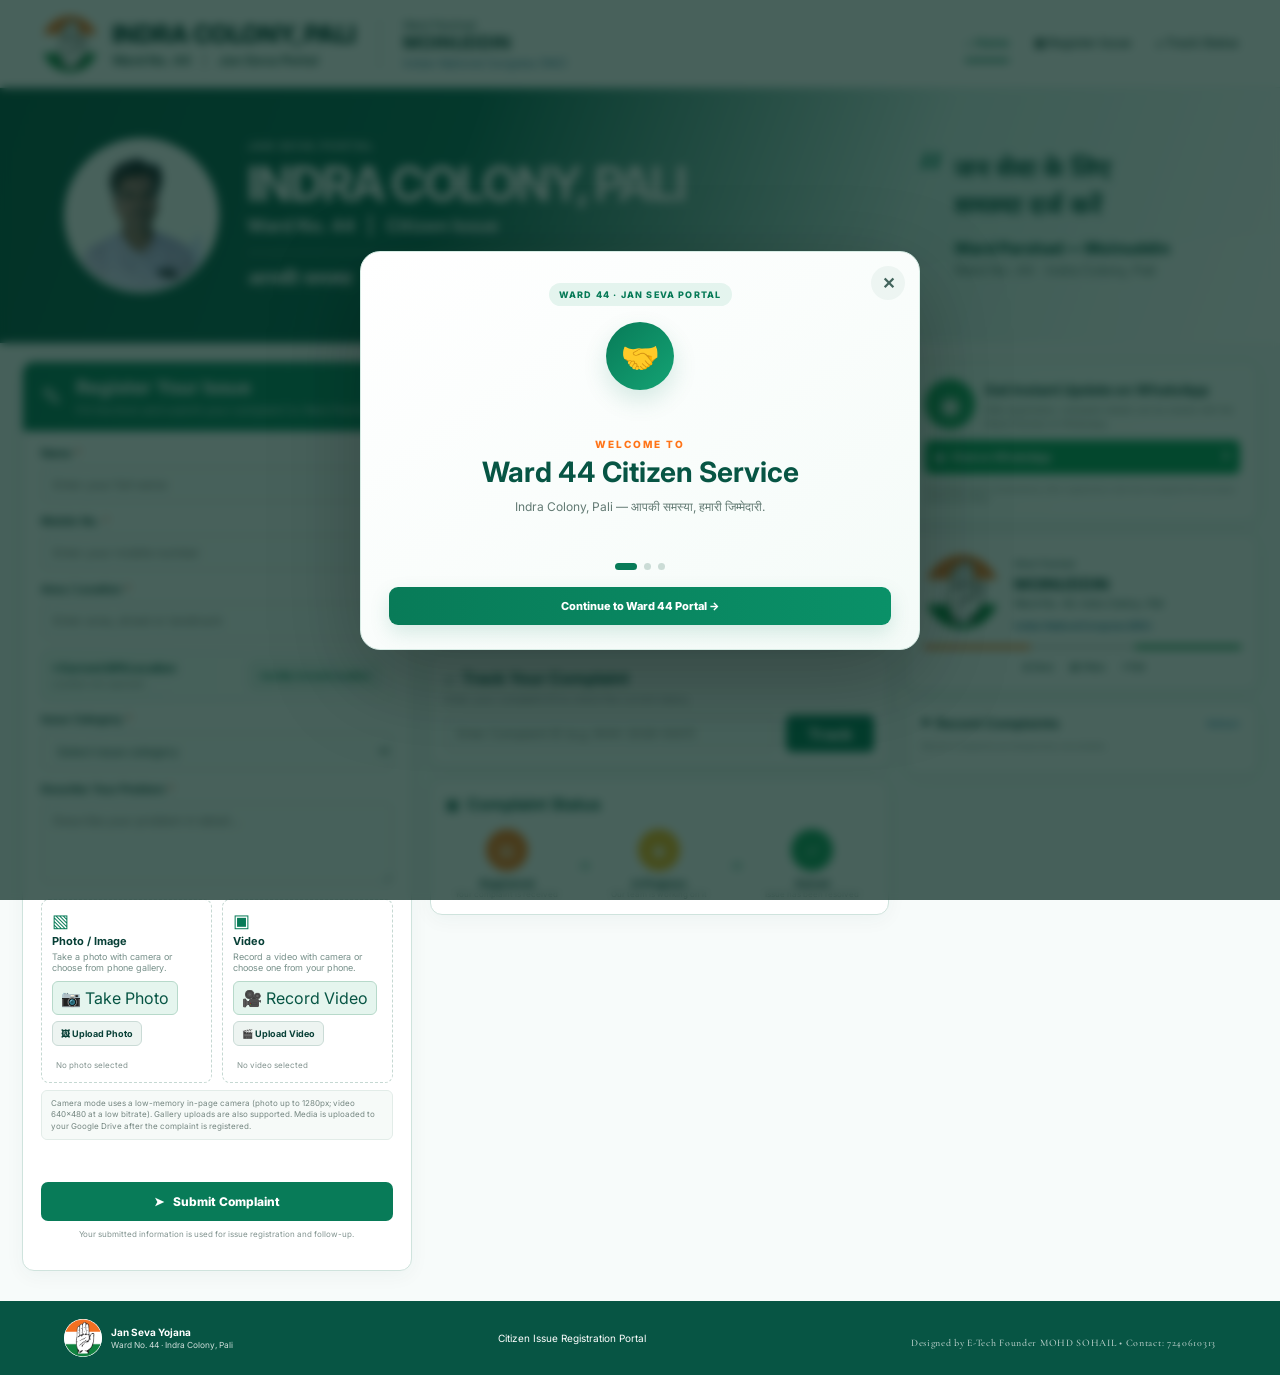
<file: index.html>
<!doctype html>
<html lang="en">
<head>
  <link rel="preconnect" href="https://fonts.googleapis.com">
  <link rel="preconnect" href="https://fonts.gstatic.com" crossorigin>
  <meta charset="utf-8">
  <meta name="viewport" content="width=device-width,initial-scale=1">
  <title>Jan Seva Portal | Ward No. 44 | Indra Colony, Pali</title>
  <meta name="description" content="Citizen issue registration and complaint tracking portal for Ward No. 44, Indra Colony, Pali.">
    <link rel="icon" href="favicon.ico" sizes="any">
  <link rel="icon" type="image/png" href="inc-favicon.png">
  <link rel="apple-touch-icon" href="inc-favicon.png">
<link rel="stylesheet" href="style.css">
</head>
<body>
  <header class="site-header">
    <div class="brand-wrap">
      <img class="logo" src="inc-hand-logo.png" alt="INC hand symbol">
      <div class="brand-title">
        <div class="main-title">INDRA COLONY, PALI</div>
        <div class="sub-title">Ward No. 44 <span>|</span> Jan Seva Portal</div>
      </div>
      <div class="parshad-head">
        <small>Ward Parshad</small>
        <strong>MOINUDDIN</strong>
        <span>Indian National Congress (INC)</span>
      </div>
    </div>
    <nav class="nav">
      <a class="active" href="#home">⌂ <span>Home</span></a>
      <a href="#register">▣ <span>Register Issue</span></a>
      <a href="#track">⌕ <span>Track Status</span></a>
      
    </nav>
  </header>

  <main>
    <section id="home" class="hero">
      <div class="hero-left">
        <img src="moinuddin.png" alt="" class="hero-logo">
        <div>
          <div class="hero-kicker">JAN SEVA PORTAL</div>
          <h1>INDRA COLONY, PALI</h1>
          <h2>Ward No. 44 <span>|</span> Citizen Issue </h2>
          <div class="hero-rule"></div>
          <p>आपकी समस्या &nbsp; | &nbsp; हमारी जिम्मेदारी</p>
        </div>
      </div>
      <div class="hero-quote">
        <div class="quote-mark">“</div>
        <div>
          <div class="hindi">जन सेवा के लिए<br>समस्या दर्ज करें</div>
          <div class="quote-by">Ward Parshad — Moinuddin</div>
          <small>Ward No. 44 · Indra Colony, Pali</small>
        </div>
      </div>
    </section>

    <section class="portal-grid">
      <div class="card register-card" id="register">
        <div class="card-head green-head">
          <div class="head-icon">✎</div>
          <div>
            <h2>Register Your Issue</h2>
            <p>Fill the form and submit your complaint to Ward Parshad.</p>
          </div>
        </div>

        <form id="complaintForm">
          <div class="field">
            <label>Name <em>*</em></label>
            <input name="name" required placeholder="Enter your full name">
          </div>
          <div class="field">
            <label>Mobile No. <em>*</em></label>
            <input name="mobile" required pattern="[0-9]{10}" inputmode="numeric" placeholder="Enter your mobile number">
          </div>
          <div class="field">
            <label>Area / Location <em>*</em></label>
            <input name="location" required placeholder="Enter area, street or landmark">
          </div>
          <div class="gps-panel">
            <div class="gps-copy">
              <div class="gps-title">⌖ Current GPS Location</div>
              <div id="gpsStatus" class="gps-status">Location not captured</div>
            </div>
            <button type="button" id="getGps" class="gps-btn">Use My Current Location</button>
            <a id="gpsMapLink" class="gps-map-link hidden" target="_blank" rel="noopener">Open on Google Maps ↗</a>
            <input type="hidden" id="latitude" name="latitude">
            <input type="hidden" id="longitude" name="longitude">
            <input type="hidden" id="gpsAccuracy" name="gpsAccuracy">
          </div>

          <div class="field">
            <label>Issue Category <em>*</em></label>
            <select name="category" required>
              <option value="">Select issue category</option>
              <option>Road / Pothole</option>
              <option>Street Light</option>
              <option>Water Supply</option>
              <option>Drainage / Sewer</option>
              <option>Garbage / Cleanliness</option>
              <option>Other</option>
            </select>
          </div>
          <div class="field">
            <label>Describe Your Problem <em>*</em></label>
            <textarea name="description" required rows="4" placeholder="Describe your problem in detail..."></textarea>
          </div>

          <div class="uploads media-actions">
            <div class="upload-box media-box">
              <span class="upload-icon">▧</span>
              <strong>Photo / Image</strong>
              <small>Take a photo with camera or choose from phone gallery.</small>
              <div class="media-buttons">
                <button id="openPhotoCamera" type="button" class="choose camera-btn">📷 Take Photo</button>
                <label class="choose">🖼 Upload Photo
                  <input id="imageInput" type="file" accept="image/*" multiple hidden>
                </label>
              </div>
              <span id="imageName" class="file-name">No photo selected</span>
            </div>
            <div class="upload-box media-box">
              <span class="upload-icon">▣</span>
              <strong>Video</strong>
              <small>Record a video with camera or choose one from your phone.</small>
              <div class="media-buttons">
                <button id="openVideoCamera" type="button" class="choose camera-btn">🎥 Record Video</button>
                <label class="choose">🎬 Upload Video
                  <input id="videoInput" type="file" accept="video/*" capture="environment" hidden>
                </label>
              </div>
              <span id="videoName" class="file-name">No video selected</span>
            </div>
          </div>
          <div class="media-note">Camera mode uses a low-memory in-page camera (photo up to 1280px; video 640×480 at a low bitrate). Gallery uploads are also supported. Media is uploaded to your Google Drive after the complaint is registered.</div>

          <div id="mediaPreview" class="media-preview"></div>
          <div id="mediaUploadStatus" class="media-upload-status" aria-live="polite"></div>
          <button class="submit-btn" type="submit">➤ &nbsp; Submit Complaint</button>
          <p class="form-note">Your submitted information is used for issue registration and follow-up.</p>
        </form>

        <div id="successBox" class="success hidden">
          <div class="success-icon">✓</div>
          <div>
            <strong>Complaint Registered Successfully</strong>
            <p>Your problem will be resolved within 3 to 7 days. If additional time is required, it may take up to 1 month.
आपकी समस्या 3 से 7 दिनों के भीतर हल करने का हमारा प्रयास रहेगा। विशेष परिस्थिति में समाधान में अधिकतम 1 माह तक लग सकता है।</p>
            <small>Complaint ID: <b id="newId"></b></small>
            <div class="success-actions">
              <button id="sendComplaintWhatsApp" type="button" class="wa-success-btn">◉ Send Complaint No. on WhatsApp</button>
              <button id="retryMediaBtn" type="button" class="retry-media-btn hidden">↻ Retry Media Upload</button>
            </div>
          </div>
        </div>
      </div>

      <div class="middle-column">
        <div class="card how-card">
          <div class="section-title">⚙ <strong>How It Works?</strong></div>
          <div class="steps">
            <div class="step">
              <div class="step-circle orange">▤</div>
              <b>1. Register Issue</b>
              <small>Fill the form & upload image/video</small>
            </div>
            <div class="arrow">→</div>
            <div class="step">
              <div class="step-circle green">◉</div>
              <b>2. WhatsApp Alert</b>
              <small>Issue details prepared for Ward Parshad</small>
            </div>
            <div class="arrow">→</div>
            <div class="step">
              <div class="step-circle darkgreen">⚙</div>
              <b>3. Action Taken</b>
              <small>Team reviews and works on the issue</small>
            </div>
            <div class="arrow">→</div>
            <div class="step">
              <div class="step-circle green">✓</div>
              <b>4. Problem Solved</b>
              <small>Status is updated for the resident</small>
            </div>
          </div>
          <div class="promise"><span>◷</span><div><b>Your Problem will be Solved</b><strong>Within 3 to 7 Days.</strong><small>In special circumstances, resolution may take up to 1 month.<br>विशेष परिस्थितियों में समाधान में अधिकतम 1 माह तक लग सकता है।</small></div></div>
        </div>

        <div class="card track-card" id="track">
          <div class="section-title">⌕ <strong>Track Your Complaint</strong></div>
          <p>Enter your complaint ID to check the current status.</p>
          <div class="track-row">
            <input id="trackId" placeholder="Enter Complaint ID (e.g. W44-2026-0001)">
            <button id="trackBtn">Track</button>
          </div>
          <div id="trackResult"></div>
        </div>

        <div class="card status-card">
          <div class="section-title">▣ <strong>Complaint Status</strong></div>
          <div class="status-line">
            <div><span class="status-dot orange">▤</span><b>Registered</b><small>Your complaint is received</small></div>
            <i>→</i>
            <div><span class="status-dot amber">◉</span><b>In Progress</b><small>Our team is working on it</small></div>
            <i>→</i>
            <div><span class="status-dot green">✓</span><b>Solved</b><small>Issue has been resolved</small></div>
          </div>
        </div>
      </div>

      <aside class="right-column">
        <div class="card whatsapp-card">
          <div class="wa-icon">◉</div>
          <div>
            <h3>Get Instant Update on WhatsApp</h3>
            <p>After registration, complaint details can be shared with the Ward Parshad on WhatsApp.</p>
          </div>
          <button id="waChat" class="wa-btn">◉ &nbsp; Chat on WhatsApp <span>›</span></button>
          <small class="wa-help">WhatsApp opens immediately after registration with the Complaint ID and issue details pre-filled.</small>
        </div>

        <div class="card parshad-card">
          <img src="inc-hand-logo.png" alt="INC hand symbol">
          <div>
            <small>Ward Parshad</small>
            <h3>MOINUDDIN</h3>
            <p>Ward No. 44, Indra Colony, Pali</p>
            <b>Indian National Congress (INC)</b>
          </div>
          <div class="tricolor-line"><i></i><i></i><i></i></div>
          <div class="mini-links"><span>♟ Seva</span><span>▥ Vikas</span><span>⌖ Pali</span></div>
        </div>

        <div class="card recent-card">
          <div class="recent-head"><div>⚑ <strong>Recent Complaints</strong></div><button id="viewAll" type="button">Refresh</button></div>
          <div id="recentList"></div>
        </div>
      </aside>
    </section>

  </main>

  <footer>
    <div><img src="inc-hand-logo.png" alt=""> <span><b>Jan Seva Yojana</b><small>Ward No. 44 · Indra Colony, Pali</small></span></div>
    <span>Citizen Issue Registration Portal</span>
  
<div class="footer-credit">Designed by E-Tech Founder MOHD SOHAIL • Contact: 7240610313</div>

</footer>

  <div id="welcomeModal" class="welcome-modal hidden" aria-hidden="true">
    <div class="welcome-card" role="dialog" aria-modal="true" aria-labelledby="welcomeTitle">
      <button id="closeWelcome" class="welcome-close" type="button" aria-label="Close">✕</button>
      <div class="welcome-badge">WARD 44 · JAN SEVA PORTAL</div>
      <div class="welcome-icon">🤝</div>
      <div class="welcome-slides" id="welcomeSlides">
        <section class="welcome-slide active">
          <div class="welcome-kicker">WELCOME TO</div>
          <h2 id="welcomeTitle">Ward 44 Citizen Service</h2>
          <p>Indra Colony, Pali — आपकी समस्या, हमारी जिम्मेदारी.</p>
        </section>
        <section class="welcome-slide">
          <div class="welcome-kicker">RAISE AN ISSUE</div>
          <h2>Report it in a few simple steps</h2>
          <p>Describe the problem, add GPS, and attach a photo or short video when useful.</p>
        </section>
        <section class="welcome-slide">
          <div class="welcome-kicker">TRACK & FOLLOW UP</div>
          <h2>Stay updated with your Complaint ID</h2>
          <p>Register your issue and use the Complaint ID to check its latest status.</p>
        </section>
      </div>
      <div class="welcome-dots" id="welcomeDots"><span class="active"></span><span></span><span></span></div>
      <button id="welcomeStart" class="welcome-start" type="button">Continue to Ward 44 Portal →</button>
    </div>
  </div>

  <div id="cameraModal" class="camera-modal hidden" aria-hidden="true">
    <div class="camera-dialog">
      <div class="camera-head"><strong id="cameraTitle">Camera</strong><button id="closeCamera" type="button" aria-label="Close">✕</button></div>
      <video id="cameraPreview" autoplay muted playsinline></video>
      <canvas id="cameraCanvas" class="hidden"></canvas>
      <div id="cameraHint" class="camera-hint">Allow camera access when your browser asks.</div>
      <div class="camera-controls">
        <button id="takePhotoBtn" type="button" class="camera-action hidden">📷 Capture Photo</button>
        <button id="startVideoBtn" type="button" class="camera-action hidden">● Start Video</button>
        <button id="stopVideoBtn" type="button" class="camera-action danger hidden">■ Stop Video</button>
      </div>
    </div>
  </div>

  <script src="app.js"></script>
</body>
</html>
</file>
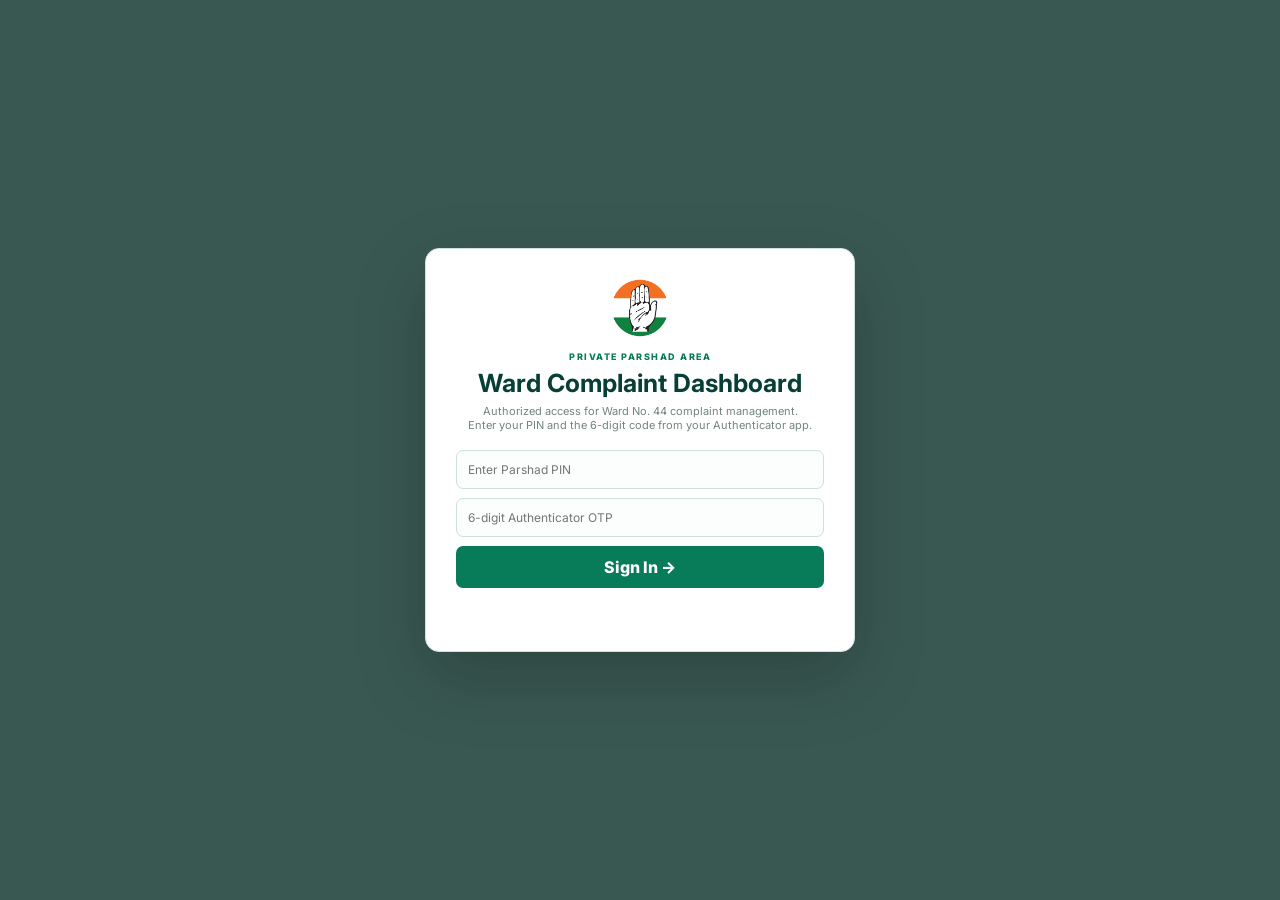
<file: dashboard.html>
<!doctype html>
<html lang="en">
<head>
  <meta charset="utf-8"><meta name="viewport" content="width=device-width,initial-scale=1">
  <title>Ward Parshad Dashboard | Ward No. 44</title>
    <link rel="icon" href="favicon.ico" sizes="any">
  <link rel="icon" type="image/png" href="inc-favicon.png">
  <link rel="apple-touch-icon" href="inc-favicon.png">
<link rel="stylesheet" href="style.css">
  <style>
    .login-overlay{position:fixed;inset:0;background:rgba(4,43,35,.78);backdrop-filter:blur(5px);display:grid;place-items:center;padding:20px;z-index:100}
    .login-overlay.hidden{display:none}.login-box{width:min(430px,100%);background:#fff;border:1px solid var(--line);border-radius:14px;box-shadow:0 25px 70px rgba(0,0,0,.22);padding:30px;text-align:center}.login-box img{width:58px;height:58px;object-fit:contain}.login-box .eyebrow{margin-top:10px}.login-box h2{margin:6px 0;font-size:25px}.login-box p{font-size:11px;color:#72847f;margin:0 0 18px}.login-box input{width:100%;padding:11px;border:1px solid #cfe0da;border-radius:7px;box-sizing:border-box;margin-bottom:9px}.login-box button{width:100%;border:0;background:var(--green);color:#fff;border-radius:7px;padding:11px;font-weight:800}.login-error{min-height:17px;color:#b84a43;font-size:10px;margin:8px 0}.logout-message{color:#087b58;background:#eef8f4;border:1px solid #b9ded0;border-radius:7px;padding:9px;font-size:10px;font-weight:700;margin:8px 0}.logout-message.hidden{display:none}.login-back{display:block;color:var(--green);font-size:10px;font-weight:800;margin-top:10px}.dashboard-content.hidden{display:none}.refresh-btn{border:1px solid #d4dfdb;background:#fff;border-radius:6px;padding:8px 12px;font-size:10px;font-weight:700}.loading-note{font-size:10px;color:#71847e;padding:12px}.status-control select{min-width:145px}.notify-solved-btn{margin-top:6px;border:1px solid #0b7d67;background:#fff;color:#075e54;border-radius:7px;padding:7px 9px;font-size:9px;font-weight:800;cursor:pointer}.notify-solved-btn:hover{background:#eef8f4}.dash-meta{margin-top:8px;font-size:9px;color:#71847e;line-height:1.6}
  </style>
</head>
<body class="dashboard-page">
  <div id="loginOverlay" class="login-overlay">
    <div class="login-box">
      <img src="inc-hand-logo.png" alt="">
      <div class="eyebrow">PRIVATE PARSHAD AREA</div>
      <h2>Ward Complaint Dashboard</h2>
      <p>Authorized access for Ward No. 44 complaint management.<br>Enter your PIN and the 6-digit code from your Authenticator app.</p>
      <input id="loginPin" type="password" inputmode="numeric" placeholder="Enter Parshad PIN" autocomplete="current-password">
      <input id="loginOtp" type="text" inputmode="numeric" pattern="[0-9]{6}" maxlength="6" placeholder="6-digit Authenticator OTP" autocomplete="one-time-code">
      <button id="loginBtn" type="button">Sign In →</button>
      <div id="loginError" class="login-error"></div><div id="logoutMessage" class="logout-message hidden">You have been logged out successfully. Please sign in again to continue.</div>
    </div>
  </div>

  <div id="dashboardContent" class="dashboard-content hidden">
    <header class="site-header">
      <div class="brand-wrap">
        <img class="logo" src="inc-hand-logo.png" alt="INC hand symbol">
        <div class="brand-title"><div class="main-title">WARD PARSHAD DASHBOARD</div><div class="sub-title">Ward No. 44 <span>|</span> Indra Colony, Pali</div></div>
        <div class="parshad-head"><small>Ward Parshad</small><strong>MOINUDDIN</strong><span>Indian National Congress (INC)</span></div>
      </div>
      <nav class="nav"><a class="active" href="dashboard.html">▦ <span>Dashboard</span></a><a href="#" id="logoutBtn" class="logout-link">↪ <span>Logout</span></a></nav>
    </header>

    <main class="admin-main">
      <div class="admin-banner"><div><div class="eyebrow" style="color:#c9e9df">PRIVATE PARSHAD AREA</div><h1>Ward Complaint Dashboard</h1><p>View complaints, photos, videos, GPS locations and update resolution status.</p></div></div>
      <section class="dash-stats"><div><b id="dashTotal">0</b><span>Total Complaints</span></div><div><b id="dashOpen">0</b><span>Open / In Progress</span></div><div><b id="dashSolved">0</b><span>Solved</span></div></section>
      <section class="dashboard-tools">
        <div class="dashboard-search"><input id="searchComplaint" type="search" placeholder="Search complaint ID, name, mobile, location or category…" autocomplete="off"><span>⌕</span></div>
        <div class="filters"><button class="filter active" data-filter="All">All</button><button class="filter" data-filter="Registered">Registered</button><button class="filter" data-filter="In Progress">In Progress</button><button class="filter" data-filter="Solved">Solved</button></div>
        <button id="refreshBtn" class="refresh-btn">↻ Refresh</button>
      </section>
      <section id="dashboardList" class="dashboard-list"><div class="loading-note">Loading complaints…</div></section>
    </main>
    <footer><div><img src="inc-hand-logo.png" alt=""> <span><b>Ward Parshad Dashboard</b><small>Moinuddin · Ward No. 44 · Indra Colony, Pali</small></span></div>
<div class="footer-credit">Designed by E-Tech Founder MOHD SOHAIL • Contact: 7240610313</div>

</footer>
  </div>
  <script src="dashboard.js"></script>
</body>
</html>
<!-- media links are rendered by dashboard.js -->
</file>
<file: style.css>
@import url('https://fonts.googleapis.com/css2?family=Cormorant+Garamond:wght@500;600&display=swap');
@import url('https://fonts.googleapis.com/css2?family=Inter:wght@400;500;600;700;800&family=Noto+Sans+Devanagari:wght@500;700&display=swap');
:root{
 --green:#087b58;--deep:#075544;--orange:#ff7418;--lightgreen:#e9f6f1;--ink:#073f36;
 --muted:#6c817c;--line:#cfe3dd;--bg:#f7fbfa;--white:#fff;--amber:#f6b31b;
}
*{box-sizing:border-box}html{scroll-behavior:smooth}body{margin:0;background:var(--bg);color:var(--ink);font-family:Inter,Arial,sans-serif}
button,input,select,textarea{font:inherit}button{cursor:pointer}a{text-decoration:none;color:inherit}
.site-header{min-height:88px;background:#fff;display:flex;align-items:center;justify-content:space-between;padding:10px 3.2%;border-bottom:1px solid #e0ece8;position:sticky;top:0;z-index:50}
.brand-wrap{display:flex;align-items:center;gap:13px}.logo{width:58px;height:58px;object-fit:contain}.brand-title .main-title{font-size:25px;font-weight:800;letter-spacing:-.5px}.sub-title{font-size:13px;font-weight:700;color:#285a50;margin-top:3px}.sub-title span{margin:0 8px;color:#9aa9a5}.parshad-head{border-left:1px solid #bdd2cb;padding-left:23px;margin-left:10px;display:flex;flex-direction:column}.parshad-head small{font-size:11px}.parshad-head strong{font-size:18px}.parshad-head span{font-size:11px;color:#1b668f;margin-top:3px}.nav{display:flex;gap:25px;align-items:center}.nav a{font-size:12px;font-weight:600;color:#234a43;padding:9px 0;border-bottom:3px solid transparent}.nav a.active,.nav a:hover{border-color:var(--green);color:var(--green)}
.hero{min-height:255px;padding:27px 5%;display:flex;justify-content:space-between;align-items:center;overflow:hidden;background:linear-gradient(110deg,#075744 0%,#0b6c56 35%,#d9efea 70%,#fff 100%);position:relative}.hero:after{content:"";position:absolute;right:-10%;bottom:-80px;width:55%;height:170px;background:linear-gradient(90deg,transparent,#fff9);transform:rotate(-5deg);opacity:.8}.hero-left{display:flex;align-items:center;gap:28px;color:#fff;position:relative;z-index:2}.hero-logo{width:155px;height:155px;object-fit:contain;background:#fff;border-radius:50%;padding:3px}.hero-kicker{font-size:11px;font-weight:800;letter-spacing:2px;opacity:.8}.hero h1{font-size:48px;line-height:1;margin:7px 0 7px;letter-spacing:-2px}.hero h2{font-size:18px;margin:0}.hero h2 span{margin:0 8px}.hero-rule{height:1px;background:#ffffff80;width:430px;margin:16px 0}.hero p{font-family:"Noto Sans Devanagari",sans-serif;font-size:18px;font-weight:700;margin:0}.hero-quote{display:flex;gap:12px;align-items:flex-start;position:relative;z-index:2;color:#075544;margin-right:4%}.quote-mark{font-size:70px;line-height:.7;color:#18896a}.hindi{font-family:"Noto Sans Devanagari",sans-serif;font-size:25px;font-weight:700;line-height:1.45}.quote-by{font-weight:800;margin-top:12px}.hero-quote small{display:block;color:#51716a;margin-top:4px}
.portal-grid{display:grid;grid-template-columns:minmax(310px,1fr) minmax(380px,1.18fr) minmax(280px,.9fr);gap:18px;max-width:1450px;margin:18px auto;padding:0 22px}.card{background:#fff;border:1px solid var(--line);border-radius:12px;box-shadow:0 5px 20px #164d3a0b;overflow:hidden}.register-card{padding-bottom:16px}.card-head{display:flex;gap:13px;align-items:center;padding:14px 18px}.green-head{background:linear-gradient(100deg,#087b58,#0a9168);color:#fff}.head-icon{font-size:26px}.card-head h2{font-size:19px;margin:0}.card-head p{font-size:11px;margin:4px 0 0;opacity:.9}
#complaintForm{padding:15px 18px}.field{margin-bottom:11px}.field label{display:block;font-size:11px;font-weight:700;margin-bottom:6px}.field em{font-style:normal;color:#e34d31}input,select,textarea{width:100%;border:1px solid #cfe0dc;background:#fbfefd;border-radius:6px;padding:10px 11px;color:#264f47;font-size:12px;outline:none}input:focus,select:focus,textarea:focus{border-color:var(--green);box-shadow:0 0 0 3px #087b5812}
.uploads{display:grid;grid-template-columns:1fr 1fr;gap:10px;margin:10px 0}.upload-box{border:1px dashed #c5d8d2;border-radius:8px;padding:10px;min-height:104px;position:relative}.upload-icon{font-size:18px;color:var(--green);display:block}.upload-box strong{display:block;font-size:11px;margin:3px 0}.upload-box small{display:block;color:#77908a;font-size:9px;margin-bottom:8px}.choose{display:inline-block;background:#edf4f1;border:1px solid #cadbd6;border-radius:6px;padding:6px 8px;font-size:9px;font-weight:700}.file-name{font-size:8px;color:#82938f;margin-left:4px}.media-preview{display:flex;gap:7px;flex-wrap:wrap;margin-bottom:10px}.media-preview img,.media-preview video{width:70px;height:55px;object-fit:cover;border-radius:5px;border:1px solid var(--line)}.submit-btn{width:100%;border:0;border-radius:7px;padding:12px;background:var(--green);color:#fff;font-size:12px;font-weight:800}.submit-btn:hover{background:var(--deep)}.form-note{text-align:center;color:#81938f;font-size:8px;margin:8px 0 0}.success{margin:0 18px;padding:12px;border-radius:8px;background:#e5f6ed;border:1px solid #b9dfcc;display:flex;gap:10px;align-items:center}.success-icon{width:32px;height:32px;border-radius:50%;background:var(--green);color:#fff;display:grid;place-items:center}.success strong{font-size:11px}.success p{font-size:11px;font-weight:700;margin:3px 0}.success small{font-size:9px}.hidden{display:none!important}
.middle-column,.right-column{display:flex;flex-direction:column;gap:12px}.how-card{padding:14px}.section-title{font-size:16px;color:var(--deep);display:flex;align-items:center;gap:7px}.steps{display:flex;align-items:center;justify-content:space-between;margin:17px 5px}.step{text-align:center;width:22%}.step-circle{width:50px;height:50px;margin:0 auto 8px;border-radius:50%;display:grid;place-items:center;color:#fff;font-size:22px;border:4px solid #fff;box-shadow:0 0 0 1px #c6dfd6}.orange{background:var(--orange)}.green{background:#18a05f}.darkgreen{background:var(--green)}.amber{background:var(--amber)}.step b{font-size:10px;display:block}.step small{display:block;font-size:8px;color:#6f837e;line-height:1.5;margin-top:4px}.arrow{color:var(--green);font-size:18px}.promise{margin-top:5px;border:1px solid #f3b56e;border-radius:7px;padding:10px 18px;display:flex;align-items:center;gap:15px;background:linear-gradient(90deg,#fffaf4,#fff)}.promise span{font-size:43px;color:var(--orange)}.promise b{display:block;font-size:12px}.promise strong{display:block;font-size:22px;margin-top:2px}.promise small{display:block;font-size:10px;color:#6f837e;line-height:1.45;margin-top:4px}
.track-card,.status-card{padding:14px}.track-card>p{font-size:10px;color:#748680;margin:5px 0 10px}.track-row{display:flex;gap:10px}.track-row button{border:0;background:var(--green);color:#fff;border-radius:6px;padding:0 22px;font-weight:800}.track-result{margin-top:10px}.result{padding:10px;background:#f1f8f5;border-radius:7px;font-size:10px}.result b{font-size:11px}.status-line{display:flex;align-items:center;justify-content:space-between;margin-top:15px}.status-line>div{text-align:center;width:29%}.status-dot{display:grid;place-items:center;width:42px;height:42px;border-radius:50%;color:#fff;margin:0 auto 6px}.status-line b,.status-line small{display:block;font-size:10px}.status-line small{font-size:8px;color:#7a8e89;line-height:1.4}.status-line i{color:#46a487;font-style:normal}
.whatsapp-card{padding:17px;display:grid;grid-template-columns:50px 1fr;gap:10px;background:linear-gradient(135deg,#f2fff9,#fff)}.wa-icon{width:50px;height:50px;border-radius:50%;background:#19a45f;color:#fff;display:grid;place-items:center;font-size:26px}.whatsapp-card h3{margin:2px 0 5px;font-size:14px}.whatsapp-card p{font-size:9px;color:#6b807a;line-height:1.5;margin:0}.wa-btn{grid-column:1/-1;border:0;background:#08a05a;color:#fff;border-radius:6px;padding:10px;font-size:11px;font-weight:800;text-align:left}.wa-btn span{float:right;font-size:18px;line-height:10px}.wa-help{grid-column:1/-1;color:#81918d;font-size:8px}.wa-help code{background:#edf4f1;padding:2px 4px}
.parshad-card{padding:16px;display:grid;grid-template-columns:78px 1fr;gap:12px;align-items:center}.parshad-card img{width:76px;height:76px;object-fit:contain}.parshad-card small{font-size:9px}.parshad-card h3{font-size:16px;margin:3px 0}.parshad-card p{font-size:10px;margin:0 0 4px}.parshad-card b{font-size:9px;color:#1b668f}.tricolor-line{grid-column:1/-1;display:flex;height:4px}.tricolor-line i{flex:1}.tricolor-line i:nth-child(1){background:var(--orange)}.tricolor-line i:nth-child(2){background:#ddd}.tricolor-line i:nth-child(3){background:#15914d}.mini-links{grid-column:1/-1;display:flex;justify-content:center;gap:17px;font-size:9px;font-weight:700;color:#37675e}
.recent-card{padding:12px}.recent-head{display:flex;justify-content:space-between;font-size:13px}.recent-head button{border:0;background:none;color:#006ca2;font-size:9px}.recent-item{display:grid;grid-template-columns:1fr auto;gap:4px;padding:10px 2px;border-bottom:1px solid #e7efec}.recent-item:last-child{border-bottom:0}.recent-item b{font-size:9px}.recent-item small{font-size:8px;color:#7c8f8b;display:block}.badge{padding:5px 8px;border-radius:20px;font-size:8px;font-weight:800;align-self:center}.registered{background:#dbeaff;color:#1f59a6}.progress{background:#fff0c8;color:#a56b00}.solved{background:#d6f5df;color:#15834a}
.dashboard{max-width:1405px;margin:25px auto;padding:22px}.dashboard-head{display:flex;justify-content:space-between;align-items:flex-start}.eyebrow{font-size:9px;font-weight:800;letter-spacing:1.5px;color:var(--green)}.dashboard h2{margin:5px 0;font-size:25px}.dashboard p{margin:0;color:#72847f;font-size:11px}.outline-btn{border:1px solid #d4dfdb;background:#fff;border-radius:6px;padding:8px 12px;font-size:10px}.dash-stats{display:flex;gap:10px;margin:18px 0}.dash-stats div{background:#f1f8f5;border:1px solid #dbe9e4;padding:10px 25px;border-radius:8px}.dash-stats b{font-size:19px;display:block}.dash-stats span{font-size:9px;color:#71847e}.dashboard-list{display:grid;gap:9px}.dash-item{border:1px solid var(--line);border-radius:8px;padding:12px;display:grid;grid-template-columns:1fr auto;gap:10px}.dash-item h4{margin:0 0 4px;font-size:11px}.dash-item p{font-size:9px;line-height:1.5}.dash-item select{width:auto;padding:6px;font-size:9px}.dash-media{display:flex;gap:5px;margin-top:7px}.dash-media img,.dash-media video{width:55px;height:45px;object-fit:cover;border-radius:4px}
footer{background:#075544;color:#fff;padding:18px 5%;display:flex;justify-content:space-between;align-items:center;font-size:10px;margin-top:30px}footer>div{display:flex;align-items:center;gap:9px}footer img{width:38px;height:38px;object-fit:contain;background:#fff;border-radius:50%}footer small{display:block;opacity:.8;margin-top:2px}
@media(max-width:1100px){.portal-grid{grid-template-columns:1fr 1fr}.right-column{grid-column:1/-1;display:grid;grid-template-columns:1fr 1fr}.recent-card{grid-column:1/-1}.parshad-head{display:none}.nav{gap:10px}.nav a span{display:none}}
@media(max-width:720px){.site-header{padding:8px 12px}.brand-title .main-title{font-size:17px}.sub-title{font-size:9px}.logo{width:44px;height:44px}.nav{display:none}.hero{padding:24px 18px;display:block}.hero-logo{width:105px;height:105px;float:left;margin-right:15px}.hero h1{font-size:31px;padding-top:7px}.hero h2{font-size:12px}.hero-rule{width:100%;margin:10px 0}.hero p{font-size:12px}.hero-quote{clear:both;padding-top:20px;margin:0}.hindi{font-size:17px}.portal-grid{display:block;padding:0 10px}.middle-column,.right-column{margin-top:12px;display:flex}.steps{gap:5px}.arrow{font-size:12px}.step-circle{width:40px;height:40px;font-size:16px}.step b{font-size:8px}.step small{font-size:7px}.promise strong{font-size:17px}.dashboard{margin:15px 10px}.dashboard-head{gap:10px}.dashboard h2{font-size:20px}.dash-stats div{padding:9px 15px}footer{flex-direction:column;gap:10px;align-items:flex-start}}

.admin-link{color:#fff;text-decoration:underline;font-size:10px}.admin-main{max-width:1400px;margin:0 auto;padding:32px 25px 70px}.admin-banner{display:flex;justify-content:space-between;align-items:center;padding:28px;background:linear-gradient(110deg,#075544,#0a8764);border-radius:12px;color:#fff;margin-bottom:18px}.admin-banner h1{margin:6px 0;font-size:30px}.admin-banner p{margin:0;color:#d5ece5;font-size:12px}.back-btn{background:#fff;color:#075544;border-radius:7px;padding:10px 14px;font-size:11px;font-weight:800}.dashboard-tools{display:flex;justify-content:space-between;align-items:center;margin:18px 0}.filters{display:flex;gap:7px}.filter{border:1px solid var(--line);background:#fff;padding:9px 14px;border-radius:7px;font-size:10px;font-weight:700}.filter.active{background:var(--green);color:#fff}.complaint-id{font-size:10px;font-weight:800;letter-spacing:.7px;color:var(--green)}.dash-item{background:#fff;border:1px solid var(--line);border-radius:10px;padding:17px;display:grid;grid-template-columns:1fr auto;gap:20px;margin-bottom:10px}.dash-item h4{margin:3px 0 8px;font-size:14px}.dash-item p{font-size:10px;line-height:1.7;color:#61766f}.dash-item>small{font-size:9px;color:#84948f}.status-control{display:flex;flex-direction:column;align-items:flex-end;gap:12px}.status-control select{width:145px}.badge{display:inline-block;padding:6px 10px;border-radius:20px;font-size:9px;font-weight:800}.dashboard-page footer a{color:#fff;font-size:10px}.dashboard-page .dash-stats{max-width:none}.dashboard-page .dash-stats div{background:#fff;border:1px solid var(--line)}@media(max-width:700px){.admin-main{padding:18px 10px 50px}.admin-banner{display:block}.back-btn{display:inline-block;margin-top:18px}.dashboard-tools{align-items:flex-start;gap:10px;flex-direction:column}.filters{flex-wrap:wrap}.dash-item{grid-template-columns:1fr}.status-control{align-items:flex-start}.status-control select{width:100%}}

/* GPS capture */
.gps-panel{border:1px solid #cfe3dd;background:linear-gradient(90deg,#f2fbf7,#fff);border-radius:8px;padding:10px;margin:10px 0;display:grid;grid-template-columns:1fr auto;gap:8px;align-items:center}.gps-title{font-size:11px;font-weight:800;color:var(--deep)}.gps-status{font-size:9px;color:#6f837e;margin-top:3px;line-height:1.4}.gps-btn{border:1px solid #b8d7cc;background:#eaf6f1;color:var(--green);border-radius:6px;padding:8px 10px;font-size:9px;font-weight:800}.gps-btn:hover{background:#dff1ea}.gps-btn:disabled{opacity:.65;cursor:wait}.gps-map-link{grid-column:1/-1;font-size:9px;font-weight:800;color:#006ca2}.gps-map-link.hidden{display:none!important}
@media(max-width:520px){.gps-panel{grid-template-columns:1fr}.gps-btn{width:100%}}

.media-actions{align-items:stretch}.media-box{min-height:145px}.media-buttons{display:flex;gap:6px;flex-wrap:wrap;margin:6px 0}.media-buttons .choose{cursor:pointer;text-align:center}.camera-btn{background:#e5f5ee;border-color:#b7d9ca;color:#075544}.media-note{font-size:8px;color:#748680;line-height:1.45;margin:-3px 0 10px;padding:7px 9px;background:#f6faf8;border-radius:6px;border:1px solid #e2ece8}@media(max-width:720px){.media-actions{grid-template-columns:1fr}.media-box{min-height:130px}.media-buttons .choose{flex:1}}
.media-upload-status{margin:8px 0;font-size:10px;color:#16734e;font-weight:700;min-height:14px}
.dash-media{margin-top:8px;font-size:10px;line-height:1.8}.dash-media a,.dash-meta a{font-weight:800}

.camera-modal{position:fixed;inset:0;background:rgba(0,0,0,.72);z-index:200;display:grid;place-items:center;padding:16px}.camera-dialog{width:min(520px,100%);background:#fff;border-radius:14px;overflow:hidden;box-shadow:0 20px 60px rgba(0,0,0,.3)}.camera-head{display:flex;justify-content:space-between;align-items:center;padding:13px 15px;border-bottom:1px solid var(--line);color:var(--deep)}.camera-head button{border:0;background:#f1f5f3;border-radius:50%;width:32px;height:32px}.camera-dialog video{display:block;width:100%;aspect-ratio:4/3;background:#111;object-fit:cover}.camera-hint{padding:9px 13px;font-size:10px;color:#6e827c;background:#f7faf9}.camera-controls{display:flex;gap:8px;padding:12px}.camera-action{flex:1;border:0;border-radius:7px;background:var(--green);color:#fff;padding:11px;font-weight:800;font-size:11px}.camera-action.danger{background:#c74635}.media-buttons button{cursor:pointer;font:inherit}

/* Welcome experience */
.welcome-modal{position:fixed;inset:0;z-index:300;display:grid;place-items:center;padding:18px;background:rgba(2,37,29,.72);backdrop-filter:blur(5px)}
.welcome-modal.hidden{display:none!important}
.welcome-card{width:min(560px,100%);position:relative;overflow:hidden;border:1px solid #d6ebe4;border-radius:20px;background:linear-gradient(145deg,#ffffff 0%,#f4fbf8 100%);box-shadow:0 28px 90px rgba(0,0,0,.28);padding:30px 28px 24px;text-align:center;animation:welcomeIn .45s ease both}
@keyframes welcomeIn{from{opacity:0;transform:translateY(18px) scale(.97)}to{opacity:1;transform:none}}
.welcome-close{position:absolute;right:14px;top:14px;width:34px;height:34px;border:0;border-radius:50%;background:#edf5f2;color:#42645c;font-weight:800}
.welcome-badge{display:inline-block;padding:6px 10px;border-radius:999px;background:#e4f4ee;color:#087b58;font-size:9px;font-weight:800;letter-spacing:1.2px}
.welcome-icon{width:68px;height:68px;margin:16px auto 10px;border-radius:50%;display:grid;place-items:center;background:linear-gradient(135deg,#087b58,#14a374);font-size:31px;box-shadow:0 10px 25px #087b5828}
.welcome-slides{min-height:155px;display:grid;place-items:center}.welcome-slide{display:none;max-width:430px}.welcome-slide.active{display:block;animation:slideIn .35s ease both}@keyframes slideIn{from{opacity:0;transform:translateX(14px)}to{opacity:1;transform:none}}
.welcome-kicker{font-size:10px;font-weight:800;letter-spacing:2px;color:#ff7418}.welcome-slide h2{margin:7px 0 8px;font-size:28px;line-height:1.12;color:#075544}.welcome-slide p{margin:0;color:#627a73;font-size:12px;line-height:1.65}.welcome-dots{display:flex;justify-content:center;gap:7px;margin:8px 0 17px}.welcome-dots span{width:7px;height:7px;border-radius:50%;background:#cbdcd6;transition:.2s}.welcome-dots span.active{width:22px;border-radius:99px;background:#087b58}.welcome-start{width:100%;border:0;border-radius:9px;padding:12px 16px;background:linear-gradient(90deg,#087b58,#0a9168);color:#fff;font-size:11px;font-weight:800;box-shadow:0 8px 20px #087b5825}
@media(max-width:520px){.welcome-card{padding:25px 18px 19px;border-radius:16px}.welcome-slide h2{font-size:23px}.welcome-slides{min-height:175px}}

/* Faster-feeling registration state */
.submit-btn{transition:transform .15s ease,opacity .15s ease}.submit-btn:disabled{opacity:.72;cursor:wait;transform:none}.media-upload-status{min-height:14px}

/* Complaint media gallery */
.complaint-media-wrap{margin-top:12px;padding-top:10px;border-top:1px solid #e4eeeb}
.complaint-media{margin-top:10px}
.media-title{display:flex;align-items:center;gap:7px;font-size:10px;color:#075544;margin-bottom:7px}
.media-title span{margin-left:auto;font-size:8px;color:#78908a;background:#eef6f3;padding:3px 7px;border-radius:20px}
.media-grid{display:grid;grid-template-columns:repeat(auto-fill,minmax(125px,1fr));gap:8px}
.media-tile{display:block;position:relative;background:#f4f8f7;border:1px solid #d7e7e2;border-radius:8px;overflow:hidden;min-height:96px}
.photo-tile{text-decoration:none;color:#075544}
.photo-tile img{display:block;width:100%;height:105px;object-fit:cover;background:#eaf2ef}
.photo-tile span{display:block;padding:6px 7px;font-size:8px;font-weight:800}
.video-tile{min-height:135px;background:#071f1a}
.video-tile iframe{display:block;width:100%;height:110px;border:0;background:#071f1a}
.media-open{display:inline-block;margin-top:5px;font-size:8px;font-weight:800;color:#087b58;text-decoration:none}
.video-tile .media-open{display:block;background:#fff;padding:7px;color:#087b58}
.fallback-media{padding:8px 10px;background:#eef6f3;border-radius:7px}
.no-media{margin-top:10px;padding:9px 10px;border:1px dashed #d5e4df;border-radius:7px;color:#80918d;font-size:9px;background:#fbfdfc}
@media(max-width:720px){.media-grid{grid-template-columns:repeat(2,minmax(0,1fr))}.video-tile iframe{height:105px}}

.retry-media-btn{margin-top:8px;border:1px solid #b8d7cc;background:#fff;color:#087b58;border-radius:6px;padding:7px 10px;font-size:9px;font-weight:800}.retry-media-btn:disabled{opacity:.6;cursor:wait}

.sync-media-btn{margin-top:7px;border:1px solid #b8d7cc;background:#fff;color:#087b58;border-radius:6px;padding:6px 9px;font-size:8px;font-weight:800}.sync-media-btn:disabled{opacity:.6;cursor:wait}

.dashboard-search{position:relative;flex:1;max-width:430px}.dashboard-search input{width:100%;box-sizing:border-box;border:1px solid #d4dfdb;background:#fff;border-radius:7px;padding:10px 34px 10px 12px;font-size:10px;outline:none}.dashboard-search input:focus{border-color:#0a8764;box-shadow:0 0 0 2px rgba(10,135,100,.08)}.dashboard-search span{position:absolute;right:11px;top:8px;font-size:16px;color:#71847e;pointer-events:none}.media-broken{display:none!important}.media-broken-wrap:after{content:'Photo preview unavailable — Open Photo ↗';display:flex;min-height:105px;align-items:center;justify-content:center;text-align:center;padding:8px;font-size:9px;font-weight:800;color:#087b58;background:#eef6f3}.media-container{min-height:0}
@media(max-width:900px){.dashboard-tools{flex-wrap:wrap}.dashboard-search{order:1;max-width:none;width:100%}.filters{order:2}.refresh-btn{order:3}}

/* Final media preview reliability */
.photo-tile-wrap{padding:0 0 6px;background:#f4f8f7}.photo-tile{display:block;text-decoration:none}.photo-tile img{display:block;width:100%;height:125px;object-fit:cover;background:#eaf2ef}.photo-fallback{display:none;min-height:125px;align-items:center;justify-content:center;text-align:center;padding:8px;font-size:9px;font-weight:800;color:#087b58;background:#eef6f3}.photo-tile-wrap .media-open{margin:3px 7px 0}.media-container{width:100%}


/* Compact complaint media viewer */
.media-grid{display:flex;flex-wrap:wrap;gap:9px}
.media-view-card{width:150px;min-height:108px;padding:10px 9px 9px;border:1px solid #d7e7e2;border-radius:9px;background:#f8fbfa;text-align:center}
.media-view-icon{font-size:24px;line-height:1.2;margin-bottom:4px}
.media-view-name{font-size:9px;font-weight:800;color:#315b52;margin-bottom:7px}
.view-media-btn{display:block;width:100%;border:0;border-radius:6px;background:#087b58;color:#fff;padding:7px 8px;font-size:9px;font-weight:800;cursor:pointer}
.view-media-btn:hover{background:#075544}
.media-view-card .media-open{display:block;margin-top:6px;font-size:8px}
.media-viewer{position:fixed;inset:0;z-index:500;background:rgba(3,25,20,.78);display:flex;align-items:center;justify-content:center;padding:18px}
.media-viewer.hidden{display:none!important}
.media-viewer-box{position:relative;width:min(900px,96vw);max-height:92vh;background:#fff;border-radius:12px;overflow:hidden;box-shadow:0 25px 80px rgba(0,0,0,.4)}
.media-viewer-close{position:absolute;right:10px;top:10px;z-index:3;width:34px;height:34px;border:0;border-radius:50%;background:rgba(255,255,255,.95);font-size:24px;line-height:1;color:#17483e;cursor:pointer}
.media-viewer-title{padding:12px 50px 10px 15px;border-bottom:1px solid #e0ebe7;font-size:11px;font-weight:800;color:#075544}
.media-viewer-body{background:#081c17;display:flex;align-items:center;justify-content:center;min-height:250px;max-height:82vh}
.viewer-photo{display:block;max-width:100%;max-height:82vh;width:auto;height:auto;object-fit:contain}
.viewer-video{display:block;width:min(900px,96vw);height:min(70vh,620px);border:0;background:#081c17}
.viewer-error{display:none;text-align:center;color:#fff;font-size:11px;padding:35px}
.viewer-error a{color:#fff;font-weight:800;text-decoration:underline}
@media(max-width:600px){.media-view-card{width:140px}.media-viewer{padding:8px}.viewer-video{height:60vh}.media-viewer-body{min-height:180px}}

.success-actions{display:flex;gap:7px;flex-wrap:wrap;margin-top:7px}.wa-success-btn{border:0;background:#08a05a;color:#fff;border-radius:6px;padding:7px 9px;font-size:9px;font-weight:800;cursor:pointer}.retry-media-btn{border:1px solid #c8dbd5;background:#fff;color:#23675a;border-radius:6px;padding:7px 9px;font-size:9px;font-weight:800;cursor:pointer}.wa-success-btn:hover{background:#07884c}.retry-media-btn:hover{background:#f1f8f5}

/* Mobile Parshad logout visibility */
@media(max-width:720px){
  .dashboard-page .site-header{position:sticky;top:0;z-index:60;}
  .dashboard-page .nav{display:flex;align-items:center;gap:6px;margin-left:auto;}
  .dashboard-page .nav a{display:inline-flex;align-items:center;gap:4px;padding:7px 8px;border:1px solid #d4dfdb;border-radius:7px;background:#fff;font-size:10px;white-space:nowrap;}
  .dashboard-page .nav a.active{display:none;}
  .dashboard-page .nav .logout-link{color:#075e54;border-bottom:1px solid #d4dfdb;}
  .dashboard-page .nav .logout-link span{display:inline;}
  .dashboard-page .brand-title .main-title{font-size:15px;}
  .dashboard-page .sub-title{font-size:8px;}
  .dashboard-page .logo{width:40px;height:40px;}
}
@media(max-width:380px){
  .dashboard-page .brand-wrap{gap:7px;}
  .dashboard-page .brand-title .main-title{font-size:13px;}
  .dashboard-page .sub-title{font-size:7px;}
  .dashboard-page .logo{width:34px;height:34px;}
  .dashboard-page .nav .logout-link{padding:6px 7px;}
}


.footer-credit{
  margin-top:14px;
  text-align:center;
  font-size:13px;
  line-height:1.5;
  opacity:.82;
  letter-spacing:.2px;
}

/* Footer designer credit */
.footer-credit {
  font-family: 'Cormorant Garamond', Georgia, serif;
  font-size: 10px;
  font-weight: 500;
  letter-spacing: 0.7px;
  opacity: 0.72;
  text-align: center;
  line-height: 1.4;
  margin-top: 10px;
}
</file>
